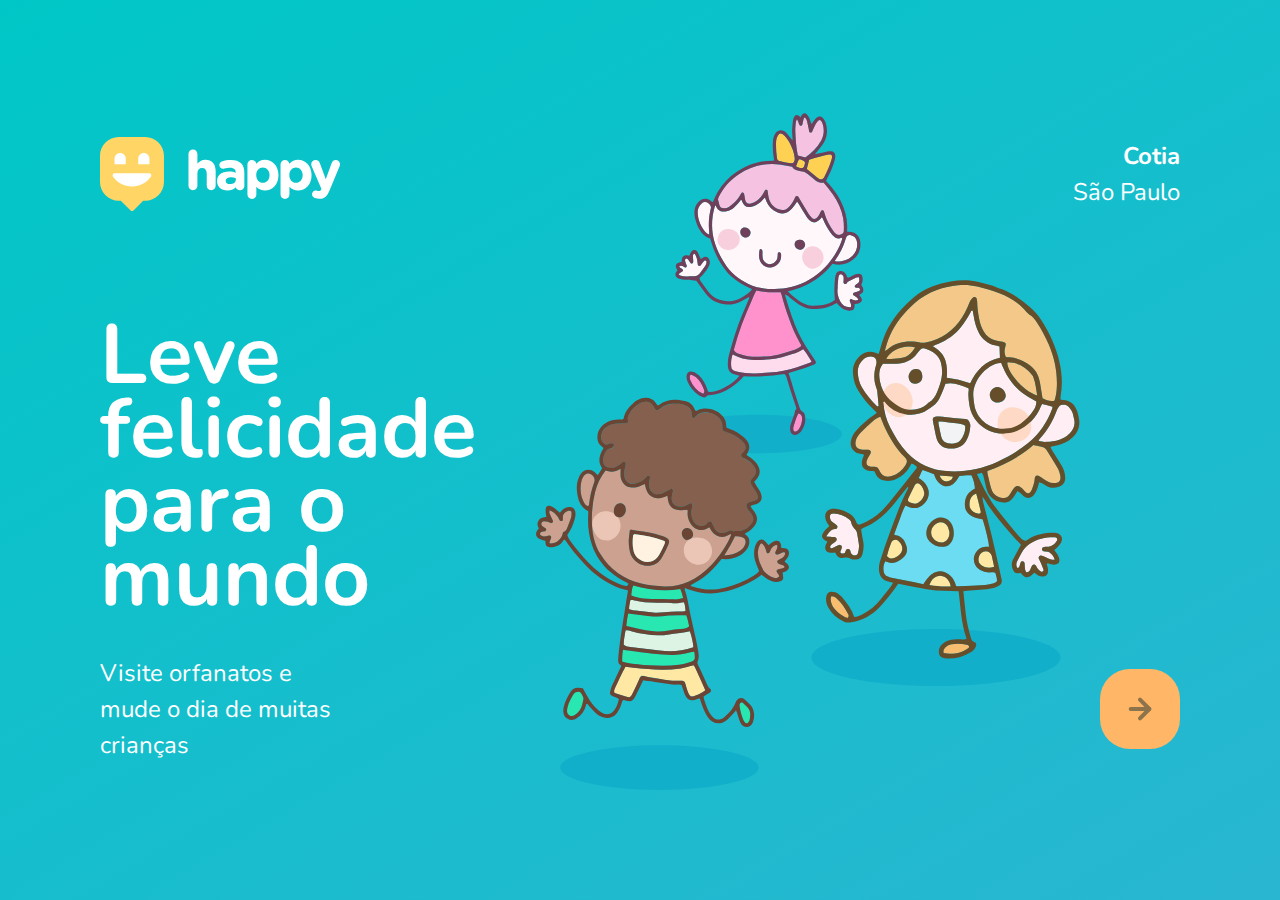
<file: index.html>
<!DOCTYPE html>
<html lang="pt_BR">
  <head>
    <meta charset="UTF-8" />
    <meta name="viewport" content="width=device-width, initial-scale=1.0" />
    <title>Happy</title>

    <link rel="icon" href="./public/images/logo-icon.png" />
    <link rel="stylesheet" href="./public/css/style.css" />
    <link rel="stylesheet" href="./public/css/animations.css" />
    <link rel="stylesheet" href="./public/css/page-landing.css" />

    <link
      href="https://fonts.googleapis.com/css2?family=Nunito:wght@400;600;800&display=swap"
      rel="stylesheet"/>
  </head>

  <body>
    <div id="page-landing">
      <div id="container">
        <header>
          <img
            class="animate-up"
            id="logo"
            src="./public/images/logo.svg"
            alt="Logomarca de Happy"
          />

          <div class="location animate-up">
            <strong>Cotia</strong>
            <p>São Paulo</p>
          </div>
        </header>

        <main>
          <h1 class="animate-up">Leve felicidade para o mundo</h1>

          <section class="visit">
            <p class="animate-up">
              Visite orfanatos e mude o dia de muitas crianças
            </p>
            <a href="#" title="Visite orfanatos" class="animate-up">
              <img src="./public/images/arrow.svg" alt="Ir para o mapa" />
            </a>
          </section>
        </main>
      </div>
    </div>
  </body>
</html>
</file>
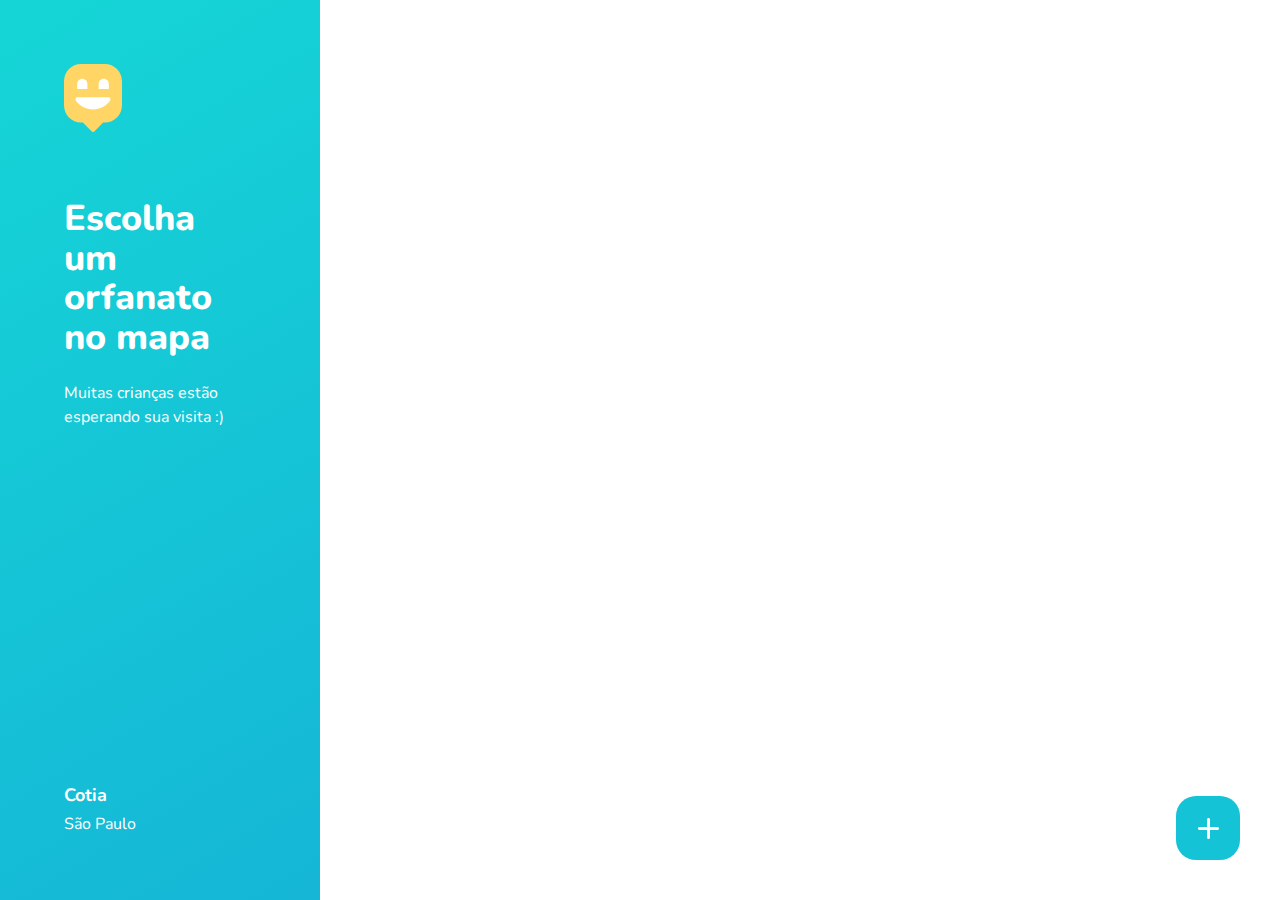
<file: orphanages.html>
<!DOCTYPE html>
<html lang="pt_BR">
  <head>
    <meta charset="UTF-8" />
    <meta name="viewport" content="width=device-width, initial-scale=1.0" />
    <title>Localize um Orfanato | Happy</title>

    <link rel="icon" href="./public/images/logo-icon.png" />
    <link rel="stylesheet" href="./public/css/style.css" />
    <link rel="stylesheet" href="./public/css/animations.css" />
    <link rel="stylesheet" href="./public/css/page-orphanages.css" />

    <link
      href="https://fonts.googleapis.com/css2?family=Nunito:wght@400;600;800&display=swap"
      rel="stylesheet"
    />
  </head>

  <body>
    <div id="page-orphanages"></div>
    <aside class="animate-right">
      <header>
        <img src="./public/images/map-marker.svg" alt="Happy" />

        <h2>Escolha um orfanato no mapa</h2>

        <p>Muitas crianças estão esperando sua visita :)</p>
      </header>

      <footer>
        <strong>Cotia</strong>
        <p>São Paulo</p>
      </footer>
    </aside>

    <div id="mapid"></div>

    <a
      href="create-orphanages.html"
      class="create-orphanages"
      title="Cadastre um orfanato"
    >
      <img src="./public/images/plus.svg" alt="Criar orfanato"/>
    </a>
  </body>
</html>
</file>
<file: public/css/style.css>
* {
  margin: 0;
  padding: 0;
  box-sizing: border-box;
}

body {
  height: 100vh;
  color: white;
}

:root {
  font-size: 62.5%;
}

body,
input,
button,
textarea {
  /*font-weight: 400;
    font-size: 18px;
    font-family: 'Nunito', sans-serif;
    line-height: 1;*/

  font: 400 1.8rem/1 "Nunito", sans-serif;
}
</file>
<file: public/css/animations.css>
/*animaçoes*/
@keyframes up {
  from {
    opacity: 0;
    transform: translateY(16px);
  }
  to {
    opacity: 1;
    transform: translateY(0);
  }
}

@keyframes right{
  from{
    transform: translateX(-100%);
  }
  to{
    transform: translateX(0);
  }
}

.animate-up {
  animation-name: up;
  animation-duration: 300ms;
  animation-fill-mode: backwards;
}

.animate-right{
  animation-name: right;
  animation-duration: 500ms;

}
</file>
<file: public/css/page-landing.css>
#page-landing {
  background: linear-gradient(329.54deg, #29b6d1 0%, #00c7c7 100%);
  text-align: center;
  min-height: 100vh;
  display: flex;
}

#container {
  margin: auto;
  width: min(90%, 112rem);
}

.location,
h1,
.visit p {
  height: 16vh;
}

#logo {
  animation-delay: 50ms;
}

.location {
  animation-delay: 100ms;
}

main h1 {
  animation-delay: 150ms;
  font-size: clamp(4rem, 8vw, 8.4rem);
}

.visit p {
  animation-delay: 200ms;
}

.visit a {
  width: 8rem;
  height: 8rem;
  background: #ffb666;
  border: none;
  border-radius: 3rem;
  display: flex;
  align-items: center;
  justify-content: center;
  margin: 0 auto;

  transition: background 600ms;
  animation-delay: 250ms;
}

.visit a:hover {
  background: #96feff;
}



/* Desktop Version*/

@media (min-width: 760px) {
  #container{
    /* shorthand background: image repeat position /size */
    background: url("../images/bg.svg") no-repeat 80% / clamp(30rem, 54vw, 56rem);
    padding: 5rem 2rem;
  }

  header {
    display: flex;
    align-items: center;
    justify-content: space-between;
  }

  .location, h1, .visit p {
    height: initial;
    text-align: initial;
  }

  .location{
    text-align: right;
    font-size: 2.4rem;
    line-height: 1.5;
  }

  main h1{
    font-size: clamp(4rem, 8vw, 8.4rem);
    font-weight: bold;
    line-height: .88;
    margin: clamp(10%, 9vh, 12%) 0 4rem;
    
    width: min(300px, 80%);
  }

  .visit{
    display: flex;
    align-items: center;
    justify-content: space-between;
  }

  .visit p{
    font-size: 2.4rem;
    line-height: 1.5;
    width: clamp(20rem, 20vw, 30rem);
  }

  .visit a{
    margin: initial;
  }
}
</file>
<file: public/css/page-orphanages.css>
#page-orphanages{
    width: 100%;
    height: 100%;

    display: flex;
}

aside{
    width: clamp(24rem, 25vw, 44rem);
    background: linear-gradient(329.54deg, #15B6D6 0%, #15D6D6 100%);
    padding: clamp(3rem, 5vw, 8rem);
    position: absolute;
    left: 0%;
    right: 0%;
    top: 0%;
    bottom: 0%;

    display: flex;
    flex-direction: column;
    justify-content: space-between;
}

aside h2{
    margin-top: 6.4rem;
    font: 800 clamp(2rem, 5vw, 3.6rem)/1.1 'Nunito', sans-serif;
}

aside p{
    margin-top: 2.4rem;
    font: 400 1.6rem/1.5 'Nunito', sans-serif;
}

aside footer p{
    margin-top: .8rem;

}

#mapid{
    width: 50%; 
}

/* button */

a.create-orphanages{
    position: absolute;
    right: 4rem;
    bottom: 4rem;

    width: 6.4rem;
    height: 6.4rem;
    background: #15C3D6;
    border: 0;
    border-radius: 2rem;

    display: flex;
    justify-content: center;
    align-items: center;

    transition: background-color 500ms;
}

a.create-orphanages:hover{
    background: #17D6EB;

}
</file>
